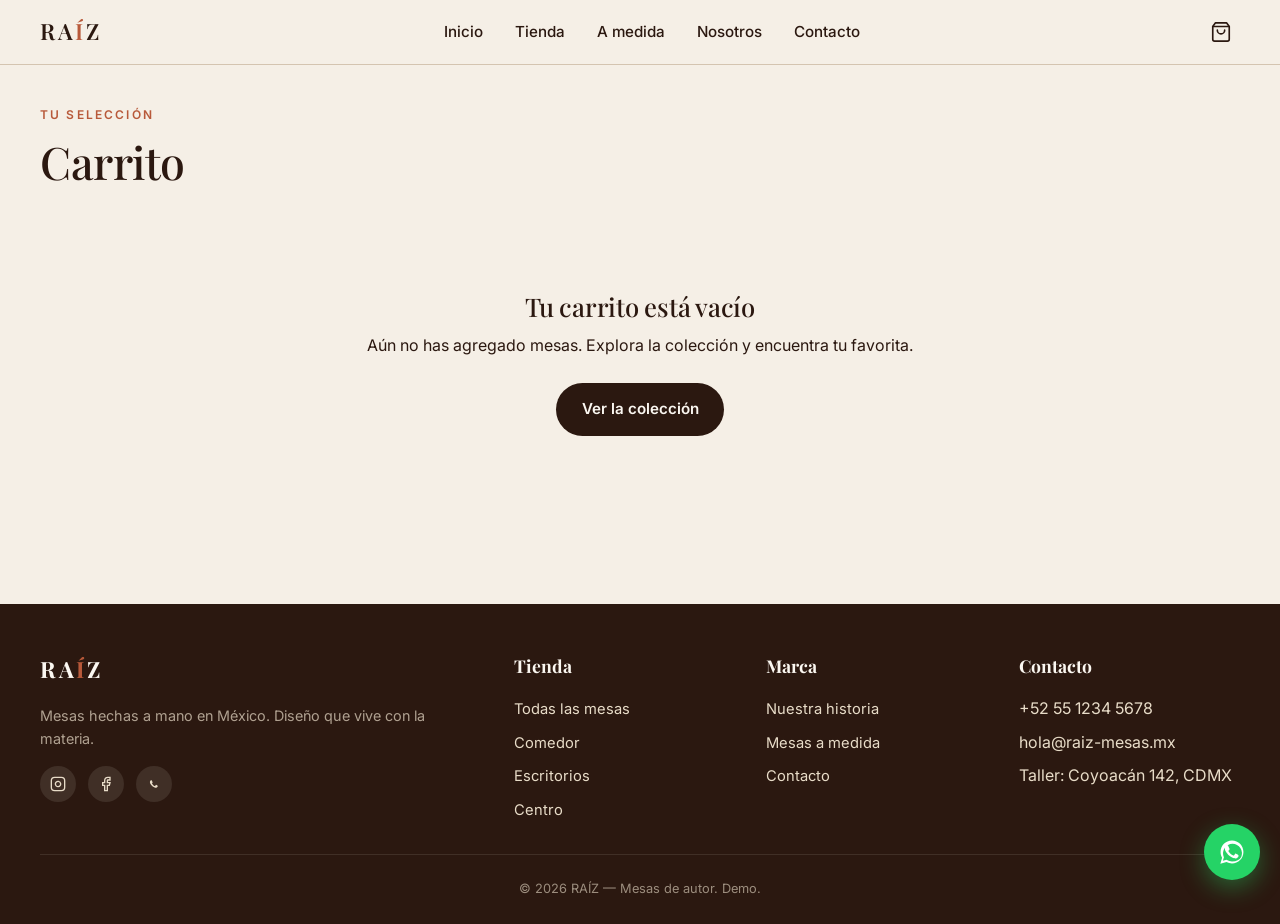
<file: e-commerce/carrito.html>
<!DOCTYPE html>
<html lang="es">
<head>
  <meta charset="UTF-8" />
  <meta name="viewport" content="width=device-width, initial-scale=1.0" />
  <title>Carrito — RAÍZ</title>
  <link rel="preconnect" href="https://fonts.googleapis.com">
  <link rel="preconnect" href="https://fonts.gstatic.com" crossorigin>
  <link href="https://fonts.googleapis.com/css2?family=Inter:wght@400;500;600;700&family=Playfair+Display:wght@400;500;600&display=swap" rel="stylesheet">
  <link rel="stylesheet" href="css/styles.css" />
</head>
<body>
  <div id="header-slot"></div>

  <section class="section-sm" style="padding-top: 2.5rem;">
    <div class="container">
      <div class="section-head">
        <span class="eyebrow">Tu selección</span>
        <h1 style="font-size: clamp(2rem, 5vw, 2.8rem);">Carrito</h1>
      </div>

      <div id="cart-root"></div>
    </div>
  </section>

  <!-- Modal de confirmación de compra -->
  <div class="modal-bg" id="modal">
    <div class="modal">
      <div class="check">✓</div>
      <h3>¡Pedido recibido!</h3>
      <p>Te enviamos un correo con la confirmación. Nuestro equipo te contactará en las próximas 24h para coordinar producción y envío.</p>
      <button class="btn btn-primary btn-block" id="modal-close">Seguir explorando</button>
    </div>
  </div>

  <div id="footer-slot"></div>
  <div id="fab-slot"></div>

  <script src="js/data.js"></script>
  <script src="js/cart.js"></script>
  <script src="js/layout.js"></script>
  <script>
    mountLayout('');

    const root = document.getElementById('cart-root');
    const modal = document.getElementById('modal');

    function render() {
      const items = Cart.items();

      if (items.length === 0) {
        root.innerHTML = `
          <div class="empty">
            <h3>Tu carrito está vacío</h3>
            <p>Aún no has agregado mesas. Explora la colección y encuentra tu favorita.</p>
            <a href="tienda.html" class="btn btn-primary" style="margin-top: 1.5rem;">Ver la colección</a>
          </div>
        `;
        return;
      }

      const subtotal = Cart.subtotal();
      const envio = subtotal > 20000 ? 0 : 1500;
      const total = subtotal + envio;

      root.innerHTML = `
        <div class="cart-layout">
          <div class="cart-items">
            ${items.map(it => `
              <div class="cart-item">
                <img src="${it.images[0]}" alt="${it.name}" />
                <div>
                  <h4>${it.name}</h4>
                  <p class="muted" style="font-size: 0.85rem;">${it.category} · ${it.measures}</p>
                  <div class="row">
                    <div class="qty">
                      <button data-minus="${it.id}">−</button>
                      <span>${it.qty}</span>
                      <button data-plus="${it.id}">+</button>
                    </div>
                    <div class="price-line">${fmtMXN(it.price * it.qty)}</div>
                  </div>
                  <div style="margin-top: 0.5rem;">
                    <button class="remove" data-remove="${it.id}">Eliminar</button>
                  </div>
                </div>
              </div>
            `).join('')}
          </div>

          <aside class="summary">
            <h3>Resumen</h3>
            <div class="line"><span>Subtotal</span><span>${fmtMXN(subtotal)}</span></div>
            <div class="line">
              <span>Envío</span>
              <span>${envio === 0 ? '<strong style="color: var(--success)">Gratis</strong>' : fmtMXN(envio)}</span>
            </div>
            ${envio > 0 ? `<p class="muted" style="font-size: 0.8rem;">Envío gratis en pedidos mayores a $20,000 MXN.</p>` : ''}
            <div class="total"><span>Total</span><span>${fmtMXN(total)}</span></div>
            <button class="btn btn-primary btn-block btn-lg" id="checkout">Finalizar compra</button>
            <a href="tienda.html" class="btn btn-ghost btn-block" style="margin-top: 0.75rem;">Seguir comprando</a>
            <p class="muted" style="font-size: 0.8rem; margin-top: 1rem; text-align: center;">
              Pago seguro · Aceptamos tarjeta y transferencia
            </p>
          </aside>
        </div>
      `;

      // Wire events
      root.querySelectorAll('[data-plus]').forEach(b =>
        b.onclick = () => { Cart.setQty(b.dataset.plus, Cart.all()[b.dataset.plus] + 1); render(); }
      );
      root.querySelectorAll('[data-minus]').forEach(b =>
        b.onclick = () => { Cart.setQty(b.dataset.minus, Cart.all()[b.dataset.minus] - 1); render(); }
      );
      root.querySelectorAll('[data-remove]').forEach(b =>
        b.onclick = () => { Cart.remove(b.dataset.remove); render(); }
      );

      document.getElementById('checkout').onclick = () => {
        modal.classList.add('show');
        Cart.clear();
      };
    }

    document.getElementById('modal-close').onclick = () => {
      modal.classList.remove('show');
      render();
    };
    modal.addEventListener('click', (e) => {
      if (e.target === modal) {
        modal.classList.remove('show');
        render();
      }
    });

    render();
  </script>
</body>
</html>
</file>
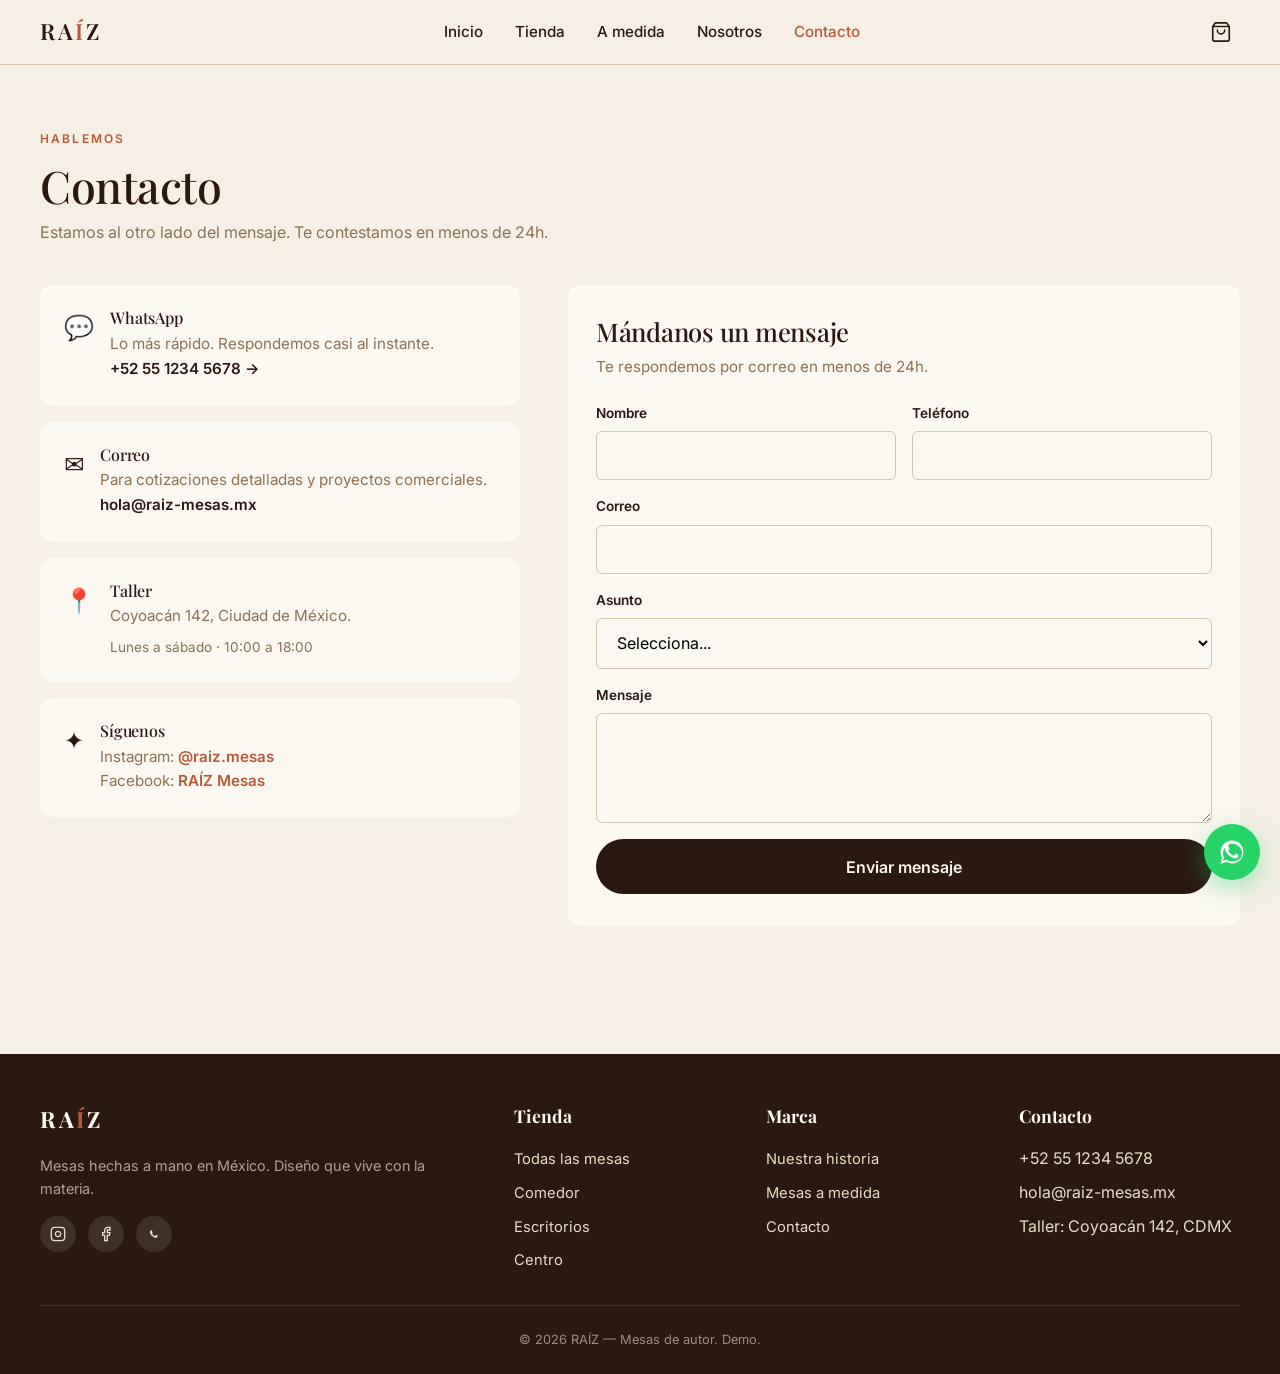
<file: e-commerce/contacto.html>
<!DOCTYPE html>
<html lang="es">
<head>
  <meta charset="UTF-8" />
  <meta name="viewport" content="width=device-width, initial-scale=1.0" />
  <title>Contacto — RAÍZ</title>
  <meta name="description" content="Escríbenos por WhatsApp, correo o visita el taller en Coyoacán." />
  <link rel="preconnect" href="https://fonts.googleapis.com">
  <link rel="preconnect" href="https://fonts.gstatic.com" crossorigin>
  <link href="https://fonts.googleapis.com/css2?family=Inter:wght@400;500;600;700&family=Playfair+Display:wght@400;500;600&display=swap" rel="stylesheet">
  <link rel="stylesheet" href="css/styles.css" />
</head>
<body>
  <div id="header-slot"></div>

  <section class="section">
    <div class="container">
      <div class="section-head">
        <span class="eyebrow">Hablemos</span>
        <h1 style="font-size: clamp(2rem, 5vw, 2.8rem);">Contacto</h1>
        <p>Estamos al otro lado del mensaje. Te contestamos en menos de 24h.</p>
      </div>

      <div class="contact-grid">

        <div class="contact-info">
          <div class="contact-card">
            <div class="icon">💬</div>
            <div>
              <h4>WhatsApp</h4>
              <p>Lo más rápido. Respondemos casi al instante.</p>
              <a id="wa-direct" href="#" target="_blank" rel="noopener" style="font-weight: 600; color: var(--accent);">+52 55 1234 5678 →</a>
            </div>
          </div>

          <div class="contact-card">
            <div class="icon">✉</div>
            <div>
              <h4>Correo</h4>
              <p>Para cotizaciones detalladas y proyectos comerciales.</p>
              <a href="mailto:hola@raiz-mesas.mx" style="font-weight: 600; color: var(--accent);">hola@raiz-mesas.mx</a>
            </div>
          </div>

          <div class="contact-card">
            <div class="icon">📍</div>
            <div>
              <h4>Taller</h4>
              <p>Coyoacán 142, Ciudad de México.</p>
              <p style="font-size: 0.85rem; margin-top: 0.5rem;">Lunes a sábado · 10:00 a 18:00</p>
            </div>
          </div>

          <div class="contact-card">
            <div class="icon">✦</div>
            <div>
              <h4>Síguenos</h4>
              <p>Instagram: <a href="#" style="color: var(--secondary); font-weight: 600;">@raiz.mesas</a></p>
              <p>Facebook: <a href="#" style="color: var(--secondary); font-weight: 600;">RAÍZ Mesas</a></p>
            </div>
          </div>
        </div>

        <div>
          <div style="background: var(--bg-light); padding: 2rem 1.75rem; border-radius: var(--radius-md);">
            <h3 style="margin-bottom: 0.5rem;">Mándanos un mensaje</h3>
            <p class="muted" style="margin-bottom: 1.5rem; font-size: 0.95rem;">Te respondemos por correo en menos de 24h.</p>

            <form id="contact-form">
              <div class="row-2">
                <div class="field">
                  <label for="nombre">Nombre</label>
                  <input id="nombre" type="text" required />
                </div>
                <div class="field">
                  <label for="tel">Teléfono</label>
                  <input id="tel" type="tel" />
                </div>
              </div>
              <div class="field">
                <label for="email">Correo</label>
                <input id="email" type="email" required />
              </div>
              <div class="field">
                <label for="asunto">Asunto</label>
                <select id="asunto" required>
                  <option value="">Selecciona...</option>
                  <option>Compra de una mesa</option>
                  <option>Mesa a medida</option>
                  <option>Visita al taller</option>
                  <option>Proyecto comercial / hotelería</option>
                  <option>Otro</option>
                </select>
              </div>
              <div class="field">
                <label for="mensaje">Mensaje</label>
                <textarea id="mensaje" required></textarea>
              </div>

              <button type="submit" class="btn btn-primary btn-block btn-lg">Enviar mensaje</button>
            </form>

            <div id="success" style="display:none; text-align:center; padding: 2rem 0;">
              <div style="width: 64px; height: 64px; margin: 0 auto 1rem; border-radius: 50%; background: var(--success); display: grid; place-items: center; color: white; font-size: 2rem;">✓</div>
              <h3>¡Mensaje enviado!</h3>
              <p class="muted" style="margin-top: 0.5rem;">Te respondemos en menos de 24h.</p>
            </div>
          </div>
        </div>

      </div>
    </div>
  </section>

  <div id="footer-slot"></div>
  <div id="fab-slot"></div>

  <script src="js/data.js"></script>
  <script src="js/cart.js"></script>
  <script src="js/layout.js"></script>
  <script>
    mountLayout('contacto');

    document.getElementById('wa-direct').href = waLink('Hola RAÍZ, vengo del sitio web');

    document.getElementById('contact-form').addEventListener('submit', (e) => {
      e.preventDefault();
      e.target.style.display = 'none';
      document.getElementById('success').style.display = 'block';
    });
  </script>
</body>
</html>
</file>
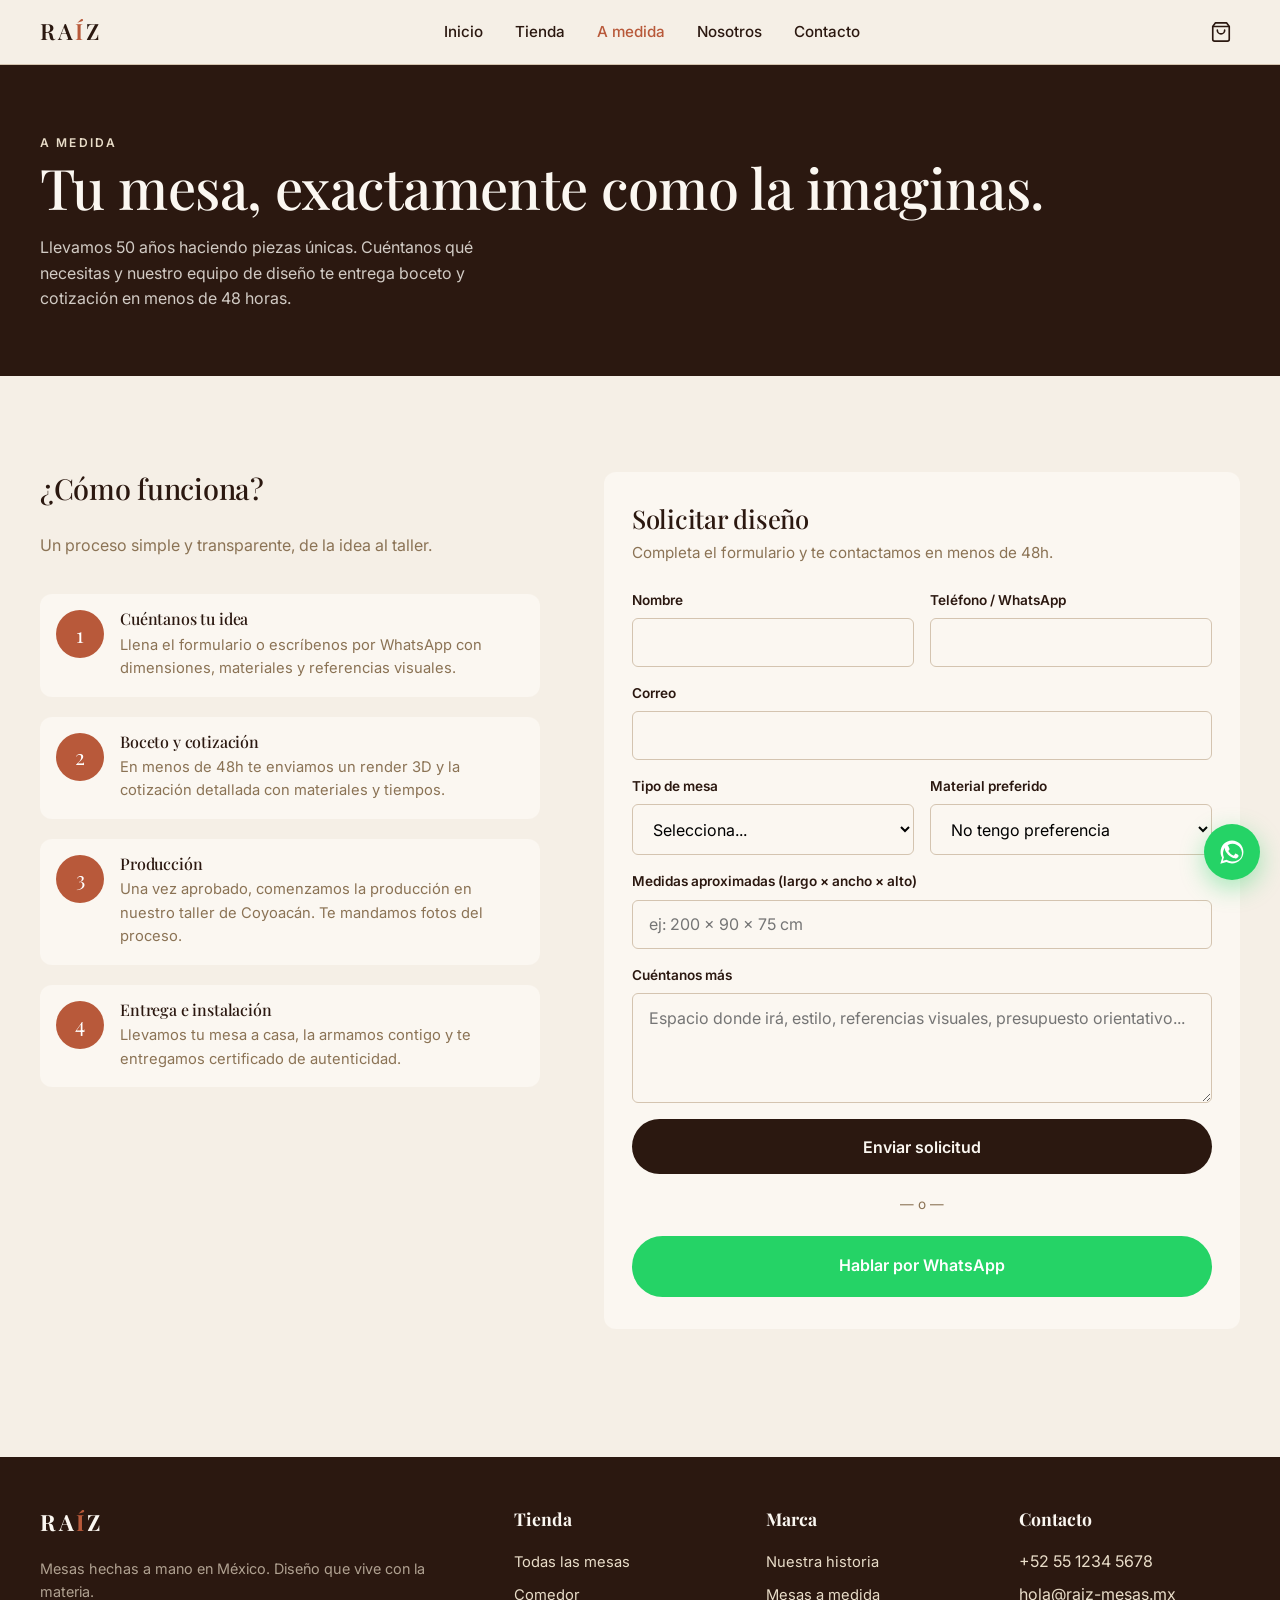
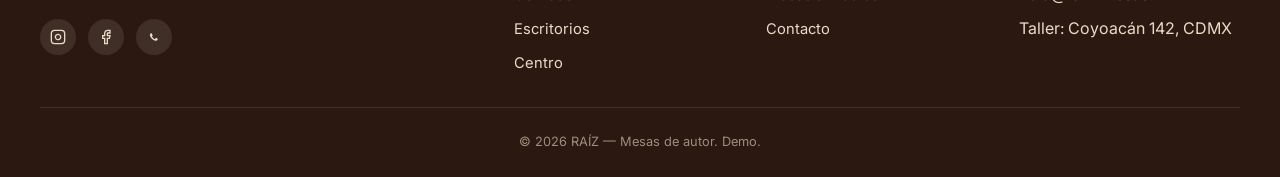
<file: e-commerce/personalizadas.html>
<!DOCTYPE html>
<html lang="es">
<head>
  <meta charset="UTF-8" />
  <meta name="viewport" content="width=device-width, initial-scale=1.0" />
  <title>Mesas a medida — RAÍZ</title>
  <meta name="description" content="Diseñamos y construimos mesas a tu medida. Cuéntanos qué necesitas y te enviamos boceto + cotización." />
  <link rel="preconnect" href="https://fonts.googleapis.com">
  <link rel="preconnect" href="https://fonts.gstatic.com" crossorigin>
  <link href="https://fonts.googleapis.com/css2?family=Inter:wght@400;500;600;700&family=Playfair+Display:wght@400;500;600&display=swap" rel="stylesheet">
  <link rel="stylesheet" href="css/styles.css" />
</head>
<body>
  <div id="header-slot"></div>

  <section class="custom-hero">
    <div class="container">
      <span class="eyebrow" style="color: var(--bg-dark);">A medida</span>
      <h1>Tu mesa, exactamente como la imaginas.</h1>
      <p>Llevamos 50 años haciendo piezas únicas. Cuéntanos qué necesitas y nuestro equipo de diseño te entrega boceto y cotización en menos de 48 horas.</p>
    </div>
  </section>

  <section class="section">
    <div class="container">
      <div class="custom-grid">

        <div class="process reveal">
          <h2 style="font-size: 1.8rem; margin-bottom: 0.5rem;">¿Cómo funciona?</h2>
          <p class="muted" style="margin-bottom: 1rem;">Un proceso simple y transparente, de la idea al taller.</p>

          <div class="step">
            <div class="num">1</div>
            <div>
              <h4>Cuéntanos tu idea</h4>
              <p>Llena el formulario o escríbenos por WhatsApp con dimensiones, materiales y referencias visuales.</p>
            </div>
          </div>

          <div class="step">
            <div class="num">2</div>
            <div>
              <h4>Boceto y cotización</h4>
              <p>En menos de 48h te enviamos un render 3D y la cotización detallada con materiales y tiempos.</p>
            </div>
          </div>

          <div class="step">
            <div class="num">3</div>
            <div>
              <h4>Producción</h4>
              <p>Una vez aprobado, comenzamos la producción en nuestro taller de Coyoacán. Te mandamos fotos del proceso.</p>
            </div>
          </div>

          <div class="step">
            <div class="num">4</div>
            <div>
              <h4>Entrega e instalación</h4>
              <p>Llevamos tu mesa a casa, la armamos contigo y te entregamos certificado de autenticidad.</p>
            </div>
          </div>
        </div>

        <div class="reveal">
          <div style="background: var(--bg-light); padding: 2rem 1.75rem; border-radius: var(--radius-md);">
            <h3 style="margin-bottom: 0.5rem;">Solicitar diseño</h3>
            <p class="muted" style="margin-bottom: 1.5rem; font-size: 0.95rem;">Completa el formulario y te contactamos en menos de 48h.</p>

            <form id="custom-form">
              <div class="row-2">
                <div class="field">
                  <label for="nombre">Nombre</label>
                  <input id="nombre" name="nombre" type="text" required />
                </div>
                <div class="field">
                  <label for="tel">Teléfono / WhatsApp</label>
                  <input id="tel" name="tel" type="tel" required />
                </div>
              </div>
              <div class="field">
                <label for="email">Correo</label>
                <input id="email" name="email" type="email" required />
              </div>
              <div class="row-2">
                <div class="field">
                  <label for="tipo">Tipo de mesa</label>
                  <select id="tipo" name="tipo" required>
                    <option value="">Selecciona...</option>
                    <option>Comedor</option>
                    <option>Escritorio</option>
                    <option>Centro</option>
                    <option>Lateral</option>
                    <option>Consola</option>
                    <option>Otra</option>
                  </select>
                </div>
                <div class="field">
                  <label for="material">Material preferido</label>
                  <select id="material" name="material">
                    <option value="">No tengo preferencia</option>
                    <option>Roble</option>
                    <option>Nogal</option>
                    <option>Mezquite</option>
                    <option>Parota</option>
                    <option>Madera reciclada</option>
                    <option>Combinación con metal</option>
                    <option>Combinación con piedra</option>
                  </select>
                </div>
              </div>
              <div class="field">
                <label for="medidas">Medidas aproximadas (largo × ancho × alto)</label>
                <input id="medidas" name="medidas" type="text" placeholder="ej: 200 × 90 × 75 cm" />
              </div>
              <div class="field">
                <label for="detalle">Cuéntanos más</label>
                <textarea id="detalle" name="detalle" placeholder="Espacio donde irá, estilo, referencias visuales, presupuesto orientativo..."></textarea>
              </div>

              <button type="submit" class="btn btn-primary btn-block btn-lg">Enviar solicitud</button>

              <div style="text-align: center; margin: 1.25rem 0; color: var(--muted); font-size: 0.85rem;">
                — o —
              </div>

              <a href="#" id="wa-link" class="btn btn-wa btn-block btn-lg" target="_blank" rel="noopener">
                Hablar por WhatsApp
              </a>
            </form>

            <div id="form-success" style="display:none; text-align:center; padding: 2rem 0;">
              <div style="width: 64px; height: 64px; margin: 0 auto 1rem; border-radius: 50%; background: var(--success); display: grid; place-items: center; color: white; font-size: 2rem;">✓</div>
              <h3>¡Solicitud enviada!</h3>
              <p class="muted" style="margin-top: 0.5rem;">Te contactamos en menos de 48h.</p>
            </div>
          </div>
        </div>

      </div>
    </div>
  </section>

  <div id="footer-slot"></div>
  <div id="fab-slot"></div>

  <script src="js/data.js"></script>
  <script src="js/cart.js"></script>
  <script src="js/layout.js"></script>
  <script>
    mountLayout('personalizadas');
    initReveal();

    document.getElementById('wa-link').href = waLink('Hola RAÍZ, me interesa una mesa a medida. Cuéntenme cómo funciona.');

    document.getElementById('custom-form').addEventListener('submit', (e) => {
      e.preventDefault();
      e.target.style.display = 'none';
      document.getElementById('form-success').style.display = 'block';
    });
  </script>
</body>
</html>
</file>
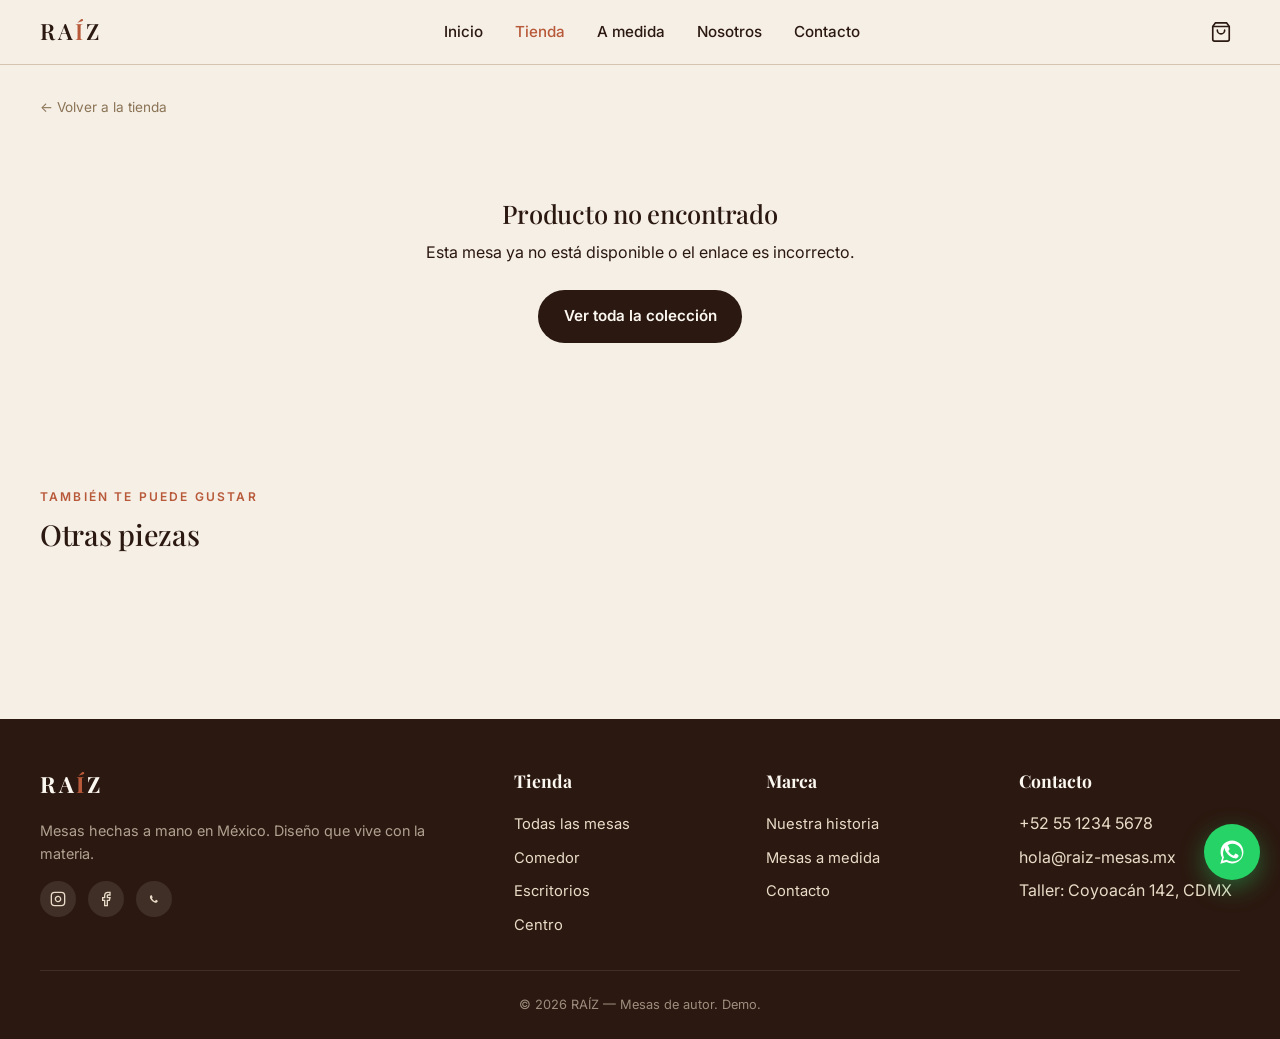
<file: e-commerce/producto.html>
<!DOCTYPE html>
<html lang="es">
<head>
  <meta charset="UTF-8" />
  <meta name="viewport" content="width=device-width, initial-scale=1.0" />
  <title>Producto — RAÍZ</title>
  <link rel="preconnect" href="https://fonts.googleapis.com">
  <link rel="preconnect" href="https://fonts.gstatic.com" crossorigin>
  <link href="https://fonts.googleapis.com/css2?family=Inter:wght@400;500;600;700&family=Playfair+Display:wght@400;500;600&display=swap" rel="stylesheet">
  <link rel="stylesheet" href="css/styles.css" />
</head>
<body>
  <div id="header-slot"></div>

  <main class="product-page">
    <div class="container">
      <p style="font-size: 0.85rem; margin-bottom: 1rem;">
        <a href="tienda.html" style="color: var(--muted);">← Volver a la tienda</a>
      </p>

      <div id="product-root"></div>

      <section style="margin-top: 5rem;">
        <div class="section-head">
          <span class="eyebrow">También te puede gustar</span>
          <h2 style="font-size: 1.8rem;">Otras piezas</h2>
        </div>
        <div class="products" id="related"></div>
      </section>
    </div>
  </main>

  <div id="footer-slot"></div>
  <div id="fab-slot"></div>

  <script src="js/data.js"></script>
  <script src="js/cart.js"></script>
  <script src="js/layout.js"></script>
  <script>
    mountLayout('tienda');

    const id = new URLSearchParams(location.search).get('id');
    const p = getProduct(id);
    const root = document.getElementById('product-root');

    if (!p) {
      root.innerHTML = `
        <div class="empty">
          <h3>Producto no encontrado</h3>
          <p>Esta mesa ya no está disponible o el enlace es incorrecto.</p>
          <a href="tienda.html" class="btn btn-primary" style="margin-top: 1.5rem;">Ver toda la colección</a>
        </div>
      `;
    } else {
      document.title = `${p.name} — RAÍZ`;
      let qty = 1;
      let activeImg = 0;

      function render() {
        root.innerHTML = `
          <div class="product-grid">
            <div class="gallery">
              <div class="main">
                <img src="${p.images[activeImg]}" alt="${p.name}" />
              </div>
              <div class="thumbs">
                ${p.images.map((src, i) => `
                  <button class="${i === activeImg ? 'active' : ''}" data-i="${i}">
                    <img src="${src}" alt="" loading="lazy" />
                  </button>
                `).join('')}
              </div>
            </div>

            <div class="product-info">
              <span class="cat">${p.category}${p.tag ? ' · ' + p.tag : ''}</span>
              <h1>${p.name}</h1>
              <div class="price-detail">${fmtMXN(p.price)}</div>
              <p class="desc">${p.description}</p>

              <div class="specs">
                <dl>
                  <dt>Medidas</dt><dd>${p.measures}</dd>
                  <dt>Materiales</dt><dd>${p.materials}</dd>
                  <dt>Peso</dt><dd>${p.weight}</dd>
                  <dt>Entrega</dt><dd>${p.delivery}</dd>
                </dl>
              </div>

              <label style="font-size: 0.85rem; font-weight: 600; color: var(--accent);">Cantidad</label>
              <div class="qty">
                <button id="q-minus">−</button>
                <span id="q-val">${qty}</span>
                <button id="q-plus">+</button>
              </div>

              <div class="add-bar">
                <button class="btn btn-primary btn-lg" id="add-btn">Agregar al carrito</button>
                <a href="${waLink('Hola RAÍZ, me interesa la ' + p.name + ' (' + fmtMXN(p.price) + ')')}" target="_blank" rel="noopener" class="btn btn-wa btn-lg">
                  WhatsApp
                </a>
              </div>

              <p class="muted" style="font-size: 0.85rem; margin-top: 1.25rem;">
                ✦ Envío a toda la república · Pago seguro · Garantía de 5 años
              </p>
            </div>
          </div>
        `;

        // Wire thumbs
        root.querySelectorAll('.thumbs button').forEach(b => {
          b.addEventListener('click', () => {
            activeImg = +b.dataset.i;
            render();
          });
        });

        // Wire qty
        document.getElementById('q-minus').onclick = () => {
          qty = Math.max(1, qty - 1);
          document.getElementById('q-val').textContent = qty;
        };
        document.getElementById('q-plus').onclick = () => {
          qty++;
          document.getElementById('q-val').textContent = qty;
        };

        // Wire add
        document.getElementById('add-btn').onclick = () => {
          Cart.add(p.id, qty);
          showToast(`✓ ${qty} × ${p.name} agregada al carrito`);
        };
      }

      render();

      // Related (4 random others)
      const others = PRODUCTS.filter(x => x.id !== p.id).sort(() => Math.random() - 0.5).slice(0, 4);
      document.getElementById('related').innerHTML = others.map(o => `
        <article class="product-card">
          <a href="producto.html?id=${o.id}" class="img">
            ${o.tag ? `<span class="tag">${o.tag}</span>` : ''}
            <img src="${o.images[0]}" alt="${o.name}" loading="lazy" />
          </a>
          <div class="body">
            <span class="cat">${o.category}</span>
            <h3>${o.name}</h3>
            <div class="price">${fmtMXN(o.price)}</div>
            <div class="actions">
              <a href="producto.html?id=${o.id}" class="btn btn-ghost">Ver</a>
            </div>
          </div>
        </article>
      `).join('');
    }
  </script>
</body>
</html>
</file>
<file: e-commerce/css/styles.css>
/* =========================================================
   RAÍZ — Mesas de Autor · E-commerce
   Estética: cálida artesanal · Mobile first
   ========================================================= */

/* ---------- Reset & base ---------- */
*, *::before, *::after { box-sizing: border-box; margin: 0; padding: 0; }
html { scroll-behavior: smooth; -webkit-text-size-adjust: 100%; }
body {
  font-family: 'Inter', system-ui, -apple-system, sans-serif;
  font-size: 16px;
  line-height: 1.6;
  color: var(--text);
  background: var(--bg);
  -webkit-font-smoothing: antialiased;
  overflow-x: hidden;
}
img { max-width: 100%; display: block; }
a { color: inherit; text-decoration: none; }
button { font-family: inherit; cursor: pointer; border: none; background: none; }
input, textarea, select { font-family: inherit; font-size: inherit; }

/* ---------- Tokens ---------- */
:root {
  --bg:        #F5EFE6;
  --bg-light:  #FBF7F1;
  --bg-dark:   #E8DCC8;
  --primary:   #6B3410;   /* nogal */
  --secondary: #B8593A;   /* terracota */
  --accent:    #2B1810;   /* café profundo */
  --text:      #2B1810;
  --muted:     #8B7355;
  --line:      #D4C4B0;
  --white:     #FFFFFF;
  --success:   #4A6741;

  --serif: 'Playfair Display', Georgia, serif;

  --shadow-sm: 0 2px 8px rgba(43, 24, 16, 0.06);
  --shadow-md: 0 8px 24px rgba(43, 24, 16, 0.1);
  --shadow-lg: 0 16px 48px rgba(43, 24, 16, 0.15);

  --radius-sm: 6px;
  --radius-md: 12px;
  --radius-lg: 20px;

  --container: min(100% - 2rem, 1200px);
  --header-h: 64px;
}

h1, h2, h3, h4 { font-family: var(--serif); font-weight: 500; line-height: 1.15; color: var(--accent); letter-spacing: -0.01em; }
h1 { font-size: clamp(2rem, 6vw, 3.5rem); }
h2 { font-size: clamp(1.6rem, 4.5vw, 2.5rem); }
h3 { font-size: clamp(1.25rem, 3vw, 1.6rem); }
p  { color: var(--text); }

.container { width: var(--container); margin-inline: auto; }
.section   { padding: 4rem 0; }
.section-sm{ padding: 2.5rem 0; }
.muted     { color: var(--muted); }
.eyebrow   { text-transform: uppercase; letter-spacing: 0.18em; font-size: 0.75rem; color: var(--secondary); font-weight: 600; }
.center    { text-align: center; }

/* ---------- Buttons ---------- */
.btn {
  display: inline-flex; align-items: center; justify-content: center; gap: 0.5rem;
  padding: 0.9rem 1.6rem; border-radius: 999px; font-weight: 600; font-size: 0.95rem;
  transition: transform 0.15s ease, background 0.2s ease, color 0.2s ease, box-shadow 0.2s ease;
  white-space: nowrap;
}
.btn:active { transform: scale(0.97); }
.btn-primary { background: var(--accent); color: var(--bg-light); }
.btn-primary:hover { background: var(--primary); }
.btn-secondary { background: var(--secondary); color: var(--white); }
.btn-secondary:hover { background: #9d4830; }
.btn-ghost { background: transparent; color: var(--accent); border: 1.5px solid var(--accent); }
.btn-ghost:hover { background: var(--accent); color: var(--bg-light); }
.btn-wa { background: #25D366; color: white; }
.btn-wa:hover { background: #1ebe57; }
.btn-block { width: 100%; }
.btn-lg { padding: 1.1rem 2rem; font-size: 1rem; }

/* ---------- Header ---------- */
.site-header {
  position: sticky; top: 0; z-index: 100;
  background: rgba(245, 239, 230, 0.92);
  backdrop-filter: saturate(180%) blur(12px);
  -webkit-backdrop-filter: saturate(180%) blur(12px);
  border-bottom: 1px solid var(--line);
}
.header-inner {
  display: flex; align-items: center; justify-content: space-between;
  height: var(--header-h);
}
.logo {
  font-family: var(--serif); font-size: 1.4rem; font-weight: 600;
  letter-spacing: 0.12em; color: var(--accent);
}
.logo span { color: var(--secondary); }

.nav-toggle {
  display: flex; flex-direction: column; gap: 5px;
  width: 28px; padding: 6px 0;
}
.nav-toggle span {
  display: block; height: 2px; background: var(--accent); border-radius: 2px;
  transition: transform 0.3s ease, opacity 0.2s;
}
.nav-toggle.open span:nth-child(1) { transform: translateY(7px) rotate(45deg); }
.nav-toggle.open span:nth-child(2) { opacity: 0; }
.nav-toggle.open span:nth-child(3) { transform: translateY(-7px) rotate(-45deg); }

.nav {
  position: fixed; inset: var(--header-h) 0 0 0;
  background: var(--bg-light);
  transform: translateX(100%);
  transition: transform 0.35s cubic-bezier(0.4, 0, 0.2, 1);
  padding: 2rem 1.5rem;
  display: flex; flex-direction: column;
  z-index: 99;
}
.nav.open { transform: translateX(0); }
.nav a {
  display: block; padding: 1rem 0; font-size: 1.4rem; font-family: var(--serif);
  border-bottom: 1px solid var(--line); color: var(--accent);
}
.nav a.active { color: var(--secondary); }

.cart-btn {
  position: relative; padding: 0.5rem;
  display: inline-flex; align-items: center;
}
.cart-btn svg { width: 22px; height: 22px; stroke: var(--accent); }
.cart-count {
  position: absolute; top: -2px; right: -4px;
  background: var(--secondary); color: white;
  font-size: 0.7rem; font-weight: 700;
  width: 18px; height: 18px; border-radius: 50%;
  display: grid; place-items: center;
  transform: scale(0); transition: transform 0.2s;
}
.cart-count.has-items { transform: scale(1); }

.header-actions { display: flex; align-items: center; gap: 0.5rem; }

/* ---------- Hero ---------- */
.hero {
  position: relative; min-height: 88vh;
  display: flex; align-items: center;
  background: linear-gradient(135deg, #2b1810 0%, #4a2818 100%);
  color: var(--bg-light);
  overflow: hidden;
}
.hero::before {
  content: ''; position: absolute; inset: 0;
  background-image: url('https://images.unsplash.com/photo-1449247709967-d4461a6a6103?w=1600&q=80');
  background-size: cover; background-position: center;
  opacity: 0.45;
}
.hero::after {
  content: ''; position: absolute; inset: 0;
  background: linear-gradient(180deg, transparent 0%, rgba(43, 24, 16, 0.7) 100%);
}
.hero-inner { position: relative; z-index: 2; padding: 5rem 0 4rem; }
.hero h1 { color: var(--bg-light); margin-bottom: 1.25rem; max-width: 18ch; }
.hero p { color: rgba(251, 247, 241, 0.85); font-size: 1.1rem; max-width: 38ch; margin-bottom: 2rem; }
.hero .eyebrow { color: var(--bg-dark); margin-bottom: 1rem; display: inline-block; }
.hero-cta { display: flex; flex-wrap: wrap; gap: 0.75rem; }
.hero-cta .btn-primary { background: var(--bg-light); color: var(--accent); }
.hero-cta .btn-primary:hover { background: var(--secondary); color: var(--white); }
.hero-cta .btn-ghost { color: var(--bg-light); border-color: var(--bg-light); }
.hero-cta .btn-ghost:hover { background: var(--bg-light); color: var(--accent); }

/* ---------- Featured strip ---------- */
.strip {
  background: var(--accent); color: var(--bg-light);
  padding: 0.85rem 0; overflow: hidden;
}
.strip-track {
  display: flex; gap: 3rem; white-space: nowrap;
  animation: scroll 30s linear infinite;
}
.strip-item { font-size: 0.85rem; letter-spacing: 0.15em; text-transform: uppercase; }
.strip-item::before { content: '✦  '; color: var(--secondary); }
@keyframes scroll {
  from { transform: translateX(0); }
  to   { transform: translateX(-50%); }
}

/* ---------- Section heading ---------- */
.section-head { margin-bottom: 2.5rem; }
.section-head .eyebrow { display: block; margin-bottom: 0.75rem; }
.section-head p { color: var(--muted); max-width: 56ch; margin-top: 0.5rem; }

/* ---------- Product grid ---------- */
.products {
  display: grid; gap: 1.25rem;
  grid-template-columns: 1fr;
}
.product-card {
  background: var(--bg-light); border-radius: var(--radius-md);
  overflow: hidden; box-shadow: var(--shadow-sm);
  transition: transform 0.25s ease, box-shadow 0.25s ease;
  display: flex; flex-direction: column;
}
.product-card:hover { transform: translateY(-4px); box-shadow: var(--shadow-md); }
.product-card .img {
  aspect-ratio: 4/5; overflow: hidden; background: var(--bg-dark); position: relative;
}
.product-card .img img {
  width: 100%; height: 100%; object-fit: cover;
  transition: transform 0.5s ease;
}
.product-card:hover .img img { transform: scale(1.04); }
.product-card .tag {
  position: absolute; top: 0.75rem; left: 0.75rem;
  background: var(--bg-light); color: var(--accent);
  font-size: 0.7rem; font-weight: 600; text-transform: uppercase; letter-spacing: 0.1em;
  padding: 0.3rem 0.7rem; border-radius: 999px;
}
.product-card .body {
  padding: 1.25rem; display: flex; flex-direction: column; gap: 0.5rem; flex-grow: 1;
}
.product-card .cat { font-size: 0.75rem; color: var(--muted); text-transform: uppercase; letter-spacing: 0.1em; }
.product-card h3 { font-size: 1.25rem; }
.product-card .price {
  font-family: var(--serif); font-size: 1.35rem; color: var(--secondary); margin-top: auto;
}
.product-card .actions { display: flex; gap: 0.5rem; margin-top: 0.75rem; }
.product-card .actions .btn { flex: 1; padding: 0.7rem; font-size: 0.85rem; }

@media (min-width: 640px) {
  .products { grid-template-columns: repeat(2, 1fr); gap: 1.5rem; }
}
@media (min-width: 960px) {
  .products { grid-template-columns: repeat(3, 1fr); gap: 2rem; }
}

/* ---------- Categories ---------- */
.cats {
  display: grid; gap: 1rem;
  grid-template-columns: repeat(2, 1fr);
}
.cat-card {
  position: relative; aspect-ratio: 1; overflow: hidden; border-radius: var(--radius-md);
  display: flex; align-items: flex-end;
  background: var(--bg-dark);
}
.cat-card img {
  position: absolute; inset: 0; width: 100%; height: 100%; object-fit: cover;
  transition: transform 0.4s ease;
}
.cat-card::after {
  content: ''; position: absolute; inset: 0;
  background: linear-gradient(180deg, transparent 40%, rgba(43, 24, 16, 0.85));
}
.cat-card:hover img { transform: scale(1.06); }
.cat-card span {
  position: relative; z-index: 2; color: white; padding: 1rem;
  font-family: var(--serif); font-size: 1.3rem; font-weight: 500;
}
@media (min-width: 768px) { .cats { grid-template-columns: repeat(4, 1fr); } }

/* ---------- Story / about ---------- */
.story {
  display: grid; gap: 2rem; align-items: center;
}
.story img { border-radius: var(--radius-md); aspect-ratio: 4/3; object-fit: cover; }
.story h2 { margin-bottom: 1rem; }
.story p + p { margin-top: 1rem; }
@media (min-width: 880px) { .story { grid-template-columns: 1fr 1fr; gap: 4rem; } }

/* ---------- Filters bar (tienda) ---------- */
.filters {
  display: flex; gap: 0.5rem; padding: 1rem 0; overflow-x: auto;
  scrollbar-width: none; -webkit-overflow-scrolling: touch;
}
.filters::-webkit-scrollbar { display: none; }
.filter-chip {
  padding: 0.55rem 1.1rem; border-radius: 999px;
  background: var(--bg-light); border: 1px solid var(--line);
  font-size: 0.85rem; font-weight: 500; color: var(--accent);
  white-space: nowrap; transition: all 0.2s;
}
.filter-chip:hover { border-color: var(--accent); }
.filter-chip.active { background: var(--accent); color: var(--bg-light); border-color: var(--accent); }

/* ---------- Product detail ---------- */
.product-page { padding: 2rem 0 4rem; }
.product-grid {
  display: grid; gap: 2rem;
  grid-template-columns: 1fr;
}
.gallery { display: flex; flex-direction: column; gap: 0.75rem; }
.gallery .main {
  aspect-ratio: 1; border-radius: var(--radius-md); overflow: hidden;
  background: var(--bg-dark);
}
.gallery .main img { width: 100%; height: 100%; object-fit: cover; }
.thumbs { display: grid; grid-template-columns: repeat(4, 1fr); gap: 0.5rem; }
.thumbs button {
  aspect-ratio: 1; border-radius: var(--radius-sm); overflow: hidden;
  border: 2px solid transparent; padding: 0; background: var(--bg-dark);
}
.thumbs button.active { border-color: var(--accent); }
.thumbs img { width: 100%; height: 100%; object-fit: cover; }

.product-info .cat { font-size: 0.8rem; color: var(--secondary); text-transform: uppercase; letter-spacing: 0.15em; font-weight: 600; }
.product-info h1 { font-size: 2.2rem; margin: 0.5rem 0; }
.product-info .price-detail {
  font-family: var(--serif); font-size: 2rem; color: var(--secondary); margin: 1rem 0;
}
.product-info .desc { color: var(--text); line-height: 1.7; margin-bottom: 1.5rem; }

.specs { border-top: 1px solid var(--line); padding-top: 1.5rem; margin-bottom: 1.5rem; }
.specs dl { display: grid; grid-template-columns: max-content 1fr; gap: 0.6rem 1.5rem; }
.specs dt { font-weight: 600; color: var(--muted); font-size: 0.9rem; }
.specs dd { color: var(--text); font-size: 0.95rem; }

.qty { display: flex; align-items: center; gap: 0.75rem; margin: 1rem 0 1.5rem; }
.qty button {
  width: 38px; height: 38px; border-radius: 50%;
  border: 1.5px solid var(--accent); color: var(--accent);
  font-size: 1.2rem; font-weight: 600;
  display: grid; place-items: center;
}
.qty button:hover { background: var(--accent); color: var(--bg-light); }
.qty span { min-width: 2ch; text-align: center; font-weight: 600; }

.add-bar {
  display: grid; gap: 0.75rem;
  grid-template-columns: 1fr;
}
@media (min-width: 480px) { .add-bar { grid-template-columns: 2fr 1fr; } }
@media (min-width: 880px) { .product-grid { grid-template-columns: 1.1fr 1fr; gap: 4rem; } }

/* ---------- Cart ---------- */
.cart-layout {
  display: grid; gap: 2rem;
  grid-template-columns: 1fr;
}
.cart-items { display: flex; flex-direction: column; gap: 1rem; }
.cart-item {
  display: grid; gap: 1rem;
  grid-template-columns: 90px 1fr;
  background: var(--bg-light); padding: 1rem; border-radius: var(--radius-md);
}
.cart-item img { width: 90px; height: 110px; object-fit: cover; border-radius: var(--radius-sm); }
.cart-item h4 { font-family: var(--serif); font-size: 1.1rem; margin-bottom: 0.25rem; }
.cart-item .row { display: flex; justify-content: space-between; align-items: center; margin-top: 0.5rem; }
.cart-item .qty button { width: 30px; height: 30px; font-size: 1rem; }
.cart-item .remove { color: var(--muted); font-size: 0.85rem; text-decoration: underline; }
.cart-item .price-line { color: var(--secondary); font-family: var(--serif); font-size: 1.15rem; }

.summary {
  background: var(--bg-light); padding: 1.5rem; border-radius: var(--radius-md);
  position: sticky; top: calc(var(--header-h) + 1rem);
  align-self: start;
}
.summary h3 { margin-bottom: 1rem; }
.summary .line { display: flex; justify-content: space-between; padding: 0.5rem 0; color: var(--text); }
.summary .total {
  display: flex; justify-content: space-between; padding-top: 1rem; margin-top: 0.5rem;
  border-top: 1px solid var(--line);
  font-family: var(--serif); font-size: 1.4rem; color: var(--accent);
}
.summary .btn { margin-top: 1.25rem; }

@media (min-width: 880px) { .cart-layout { grid-template-columns: 1.5fr 1fr; gap: 3rem; } }

.empty {
  text-align: center; padding: 4rem 1rem; color: var(--muted);
}
.empty h3 { margin-bottom: 0.75rem; }

/* ---------- Forms ---------- */
.field { display: flex; flex-direction: column; gap: 0.4rem; margin-bottom: 1rem; }
.field label { font-size: 0.85rem; font-weight: 600; color: var(--accent); }
.field input, .field textarea, .field select {
  padding: 0.85rem 1rem; border: 1.5px solid var(--line);
  border-radius: var(--radius-sm); background: var(--bg-light);
  transition: border-color 0.2s;
}
.field input:focus, .field textarea:focus, .field select:focus {
  outline: none; border-color: var(--accent);
}
.field textarea { min-height: 110px; resize: vertical; }
.row-2 { display: grid; gap: 0; grid-template-columns: 1fr; }
@media (min-width: 600px) { .row-2 { grid-template-columns: 1fr 1fr; gap: 0 1rem; } }

/* ---------- Custom orders ---------- */
.custom-hero {
  background: var(--accent); color: var(--bg-light);
  padding: 4rem 0; position: relative; overflow: hidden;
}
.custom-hero::before {
  content: ''; position: absolute; inset: 0;
  background: url('https://images.unsplash.com/photo-1611117775350-ac3950990985?w=1400&q=80') center/cover;
  opacity: 0.18;
}
.custom-hero > .container { position: relative; }
.custom-hero h1 { color: var(--bg-light); }
.custom-hero p { color: rgba(251, 247, 241, 0.8); max-width: 50ch; margin-top: 1rem; }

.custom-grid {
  display: grid; gap: 2rem; margin-top: 2rem;
  grid-template-columns: 1fr;
}
.process { display: flex; flex-direction: column; gap: 1.25rem; }
.step {
  display: grid; grid-template-columns: 48px 1fr; gap: 1rem; align-items: start;
  padding: 1rem; background: var(--bg-light); border-radius: var(--radius-md);
}
.step .num {
  width: 48px; height: 48px; border-radius: 50%;
  background: var(--secondary); color: white;
  display: grid; place-items: center;
  font-family: var(--serif); font-size: 1.3rem;
}
.step h4 { font-family: var(--serif); margin-bottom: 0.3rem; }
.step p { color: var(--muted); font-size: 0.92rem; }

@media (min-width: 880px) { .custom-grid { grid-template-columns: 1fr 1.1fr; gap: 4rem; } }

/* ---------- About / contact ---------- */
.values {
  display: grid; gap: 1.5rem; margin-top: 2.5rem;
  grid-template-columns: 1fr;
}
.value {
  background: var(--bg-light); padding: 1.75rem; border-radius: var(--radius-md);
  text-align: center;
}
.value .icon { font-size: 2rem; margin-bottom: 0.75rem; }
.value h4 { font-family: var(--serif); margin-bottom: 0.5rem; }
.value p { color: var(--muted); font-size: 0.95rem; }
@media (min-width: 700px) { .values { grid-template-columns: repeat(3, 1fr); } }

.contact-grid {
  display: grid; gap: 2rem;
  grid-template-columns: 1fr;
}
.contact-info { display: flex; flex-direction: column; gap: 1rem; }
.contact-card {
  background: var(--bg-light); padding: 1.5rem; border-radius: var(--radius-md);
  display: flex; gap: 1rem; align-items: flex-start;
}
.contact-card .icon { font-size: 1.5rem; }
.contact-card h4 { font-family: var(--serif); margin-bottom: 0.25rem; }
.contact-card p, .contact-card a { color: var(--muted); font-size: 0.95rem; }
.contact-card a:hover { color: var(--secondary); }

@media (min-width: 880px) { .contact-grid { grid-template-columns: 1fr 1.4fr; gap: 3rem; } }

/* ---------- Footer ---------- */
.site-footer {
  background: var(--accent); color: var(--bg-dark);
  padding: 3rem 0 1.5rem; margin-top: 4rem;
}
.footer-grid {
  display: grid; gap: 2rem;
  grid-template-columns: 1fr;
  margin-bottom: 2rem;
}
.site-footer h5 {
  font-family: var(--serif); color: var(--bg-light); margin-bottom: 1rem;
  font-size: 1.1rem;
}
.site-footer ul { list-style: none; display: flex; flex-direction: column; gap: 0.5rem; }
.site-footer a { color: var(--bg-dark); font-size: 0.92rem; }
.site-footer a:hover { color: var(--secondary); }
.footer-brand p { font-size: 0.9rem; color: rgba(232, 220, 200, 0.7); margin-top: 0.75rem; }
.socials { display: flex; gap: 0.75rem; margin-top: 1rem; }
.socials a {
  width: 36px; height: 36px; border-radius: 50%;
  background: rgba(245, 239, 230, 0.1);
  display: grid; place-items: center;
}
.socials a:hover { background: var(--secondary); }
.copyright {
  text-align: center; padding-top: 1.5rem;
  border-top: 1px solid rgba(245, 239, 230, 0.1);
  font-size: 0.8rem; color: rgba(232, 220, 200, 0.6);
}
@media (min-width: 700px) { .footer-grid { grid-template-columns: 2fr 1fr 1fr 1fr; } }

/* ---------- Floating WhatsApp ---------- */
.fab-wa {
  position: fixed; bottom: 1.25rem; right: 1.25rem; z-index: 50;
  width: 56px; height: 56px; border-radius: 50%;
  background: #25D366; color: white;
  display: grid; place-items: center;
  box-shadow: 0 8px 24px rgba(37, 211, 102, 0.4);
  transition: transform 0.2s;
}
.fab-wa:hover { transform: scale(1.08); }
.fab-wa svg { width: 28px; height: 28px; }

/* ---------- Toast ---------- */
.toast {
  position: fixed; bottom: 5rem; left: 50%;
  transform: translateX(-50%) translateY(120%);
  background: var(--accent); color: var(--bg-light);
  padding: 0.85rem 1.4rem; border-radius: 999px;
  font-size: 0.9rem; font-weight: 500;
  box-shadow: var(--shadow-lg);
  transition: transform 0.35s cubic-bezier(0.4, 0, 0.2, 1);
  z-index: 200;
}
.toast.show { transform: translateX(-50%) translateY(0); }

/* ---------- Desktop nav (>= 880px) ---------- */
@media (min-width: 880px) {
  .nav-toggle { display: none; }
  .nav {
    position: static; transform: none; padding: 0;
    flex-direction: row; align-items: center; gap: 2rem;
    background: transparent; inset: auto;
  }
  .nav a {
    padding: 0.5rem 0; font-size: 0.95rem; font-family: 'Inter', sans-serif;
    border: none; font-weight: 500;
  }
  .nav a:hover { color: var(--secondary); }
}

/* ---------- Reveal on scroll ---------- */
.reveal { opacity: 0; transform: translateY(20px); transition: opacity 0.7s ease, transform 0.7s ease; }
.reveal.in { opacity: 1; transform: translateY(0); }

/* ---------- Modal (checkout) ---------- */
.modal-bg {
  position: fixed; inset: 0; background: rgba(43, 24, 16, 0.6);
  display: none; align-items: center; justify-content: center;
  z-index: 300; padding: 1rem;
  backdrop-filter: blur(4px);
}
.modal-bg.show { display: flex; }
.modal {
  background: var(--bg-light); border-radius: var(--radius-lg);
  max-width: 460px; width: 100%; padding: 2.5rem 1.75rem;
  text-align: center;
  animation: pop 0.35s cubic-bezier(0.34, 1.56, 0.64, 1);
}
@keyframes pop {
  from { opacity: 0; transform: scale(0.9); }
  to   { opacity: 1; transform: scale(1); }
}
.modal .check {
  width: 72px; height: 72px; margin: 0 auto 1.5rem;
  border-radius: 50%; background: var(--success);
  display: grid; place-items: center; color: white;
  font-size: 2.2rem;
  animation: bounce 0.6s ease;
}
@keyframes bounce {
  0% { transform: scale(0); }
  60% { transform: scale(1.2); }
  100% { transform: scale(1); }
}
.modal h3 { margin-bottom: 0.5rem; }
.modal p { color: var(--muted); margin-bottom: 1.5rem; }
</file>
